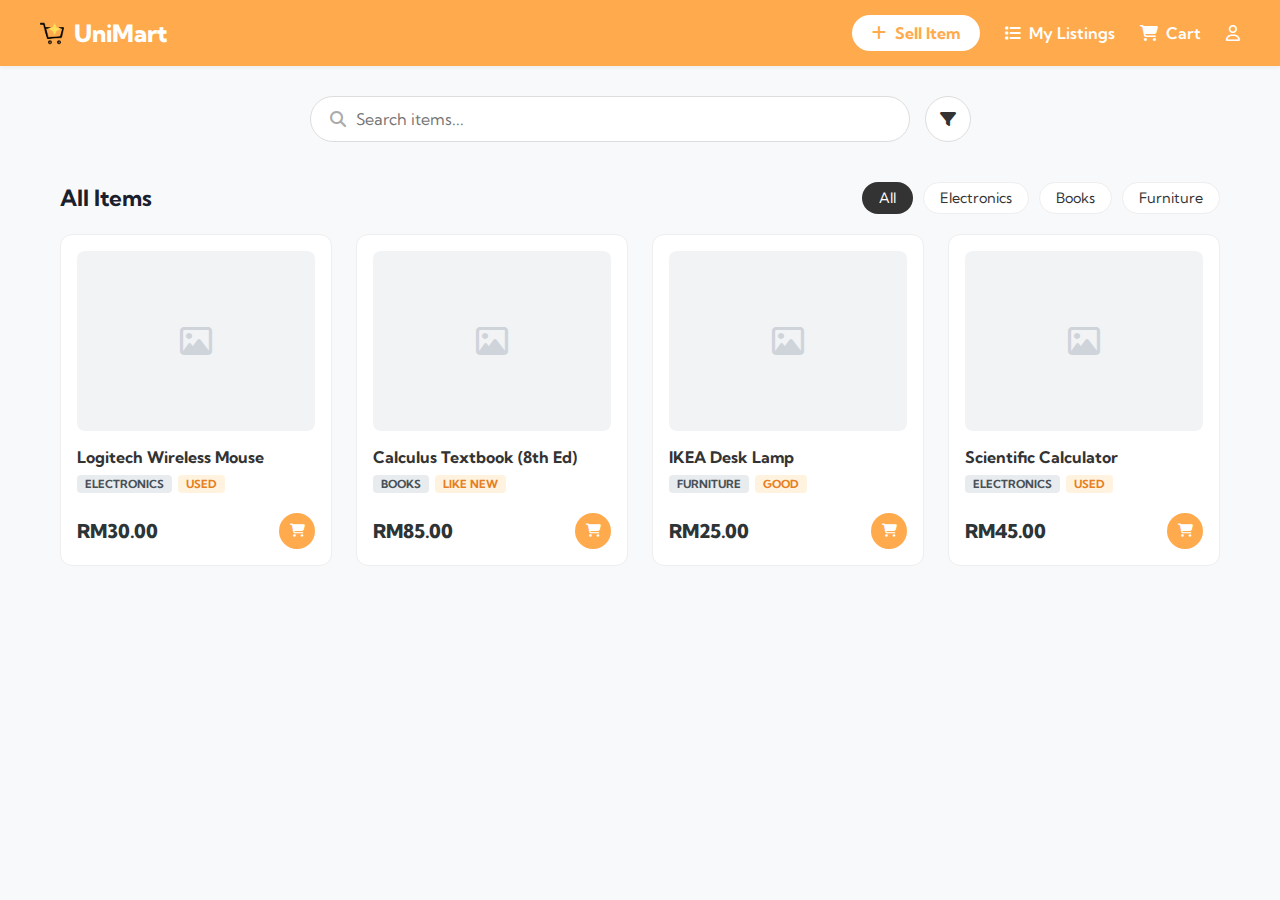
<file: index.html>
<!DOCTYPE html>
<html lang="en">
<head>
    <meta charset="UTF-8">
    <meta name="viewport" content="width=device-width, initial-scale=1.0">
    <link rel="icon" type="image/png" href="images/unimartlogo.png">
    <title>UniMart - Campus Marketplace</title>
    <link rel="stylesheet" href="style.css">
    <link rel="stylesheet" href="https://cdnjs.cloudflare.com/ajax/libs/font-awesome/6.4.0/css/all.min.css">
    
    <link rel="preconnect" href="https://fonts.googleapis.com">
    <link rel="preconnect" href="https://fonts.gstatic.com" crossorigin>
    <link href="https://fonts.googleapis.com/css2?family=Kumbh+Sans:wght@100..900&family=Oswald:wght@200..700&family=Quicksand:wght@300..700&display=swap" rel="stylesheet">
</head>
<body>

    <header>
        <a href="index.html" class="logo">
            <img src="images/unimartlogo.png" alt="UniMart Logo" class="logo-icon"> UniMart
        </a>
        <div class="nav-right">
            <a href="sellitem.html" class="btn-sell">
                <i class="fas fa-plus"></i> Sell Item
            </a>
            <a href="mylistings.html" class="nav-link"><i class="fas fa-list"></i> My Listings</a>
            <a href="cart.html" class="nav-link"><i class="fas fa-shopping-cart"></i> Cart</a>
            
            <div class="dropdown">
                <a href="#" class="nav-link" style="height: 100%; display: flex; align-items: center;">
                    <i class="far fa-user"></i>
                </a>
                <div class="dropdown-content">
                    <a href="editaccount.html"><i class="fas fa-cog"></i> Edit Account</a>
                    <a href="login.html" style="color: #e74c3c;"><i class="fas fa-sign-out-alt"></i> Logout</a>
                </div>
            </div>
            
        </div>
    </header>
    

    <div class="container">

        <div class="search-section">
            <div class="search-container">
                <div class="search-wrapper">
                    <i class="fas fa-search"></i>
                    <input type="text" placeholder="Search items...">
                </div>
                <div class="filter-btn">
                    <i class="fas fa-filter"></i>
                </div>
            </div>
        </div>

        <div class="categories-header">
            <h2>All Items</h2>
            <div class="category-pills">
                <div class="pill active">All</div>
                <div class="pill inactive">Electronics</div>
                <div class="pill inactive">Books</div>
                <div class="pill inactive">Furniture</div>
            </div>
        </div>

        <div class="grid">
            
            <article class="card">
                <div class="card-img-placeholder">
                    <i class="far fa-image"></i>
                </div>
                <h3 class="card-title">Logitech Wireless Mouse</h3>
                <div class="tags">
                    <span class="tag tag-gray">Electronics</span>
                    <span class="tag tag-orange">Used</span>
                </div>
                <div class="card-footer">
                    <span class="price">RM30.00</span>
                    <button class="add-cart-btn"><i class="fas fa-shopping-cart"></i></button>
                </div>
            </article>

            <article class="card">
                <div class="card-img-placeholder">
                    <i class="far fa-image"></i>
                </div>
                <h3 class="card-title">Calculus Textbook (8th Ed)</h3>
                <div class="tags">
                    <span class="tag tag-gray">Books</span>
                    <span class="tag tag-orange">Like New</span>
                </div>
                <div class="card-footer">
                    <span class="price">RM85.00</span>
                    <button class="add-cart-btn"><i class="fas fa-shopping-cart"></i></button>
                </div>
            </article>

            <article class="card">
                <div class="card-img-placeholder">
                    <i class="far fa-image"></i>
                </div>
                <h3 class="card-title">IKEA Desk Lamp</h3>
                <div class="tags">
                    <span class="tag tag-gray">Furniture</span>
                    <span class="tag tag-orange">Good</span>
                </div>
                <div class="card-footer">
                    <span class="price">RM25.00</span>
                    <button class="add-cart-btn"><i class="fas fa-shopping-cart"></i></button>
                </div>
            </article>

            <article class="card">
                <div class="card-img-placeholder">
                    <i class="far fa-image"></i>
                </div>
                <h3 class="card-title">Scientific Calculator</h3>
                <div class="tags">
                    <span class="tag tag-gray">Electronics</span>
                    <span class="tag tag-orange">Used</span>
                </div>
                <div class="card-footer">
                    <span class="price">RM45.00</span>
                    <button class="add-cart-btn"><i class="fas fa-shopping-cart"></i></button>
                </div>
            </article>

        </div>
    </div>

</body>
</html>
</file>
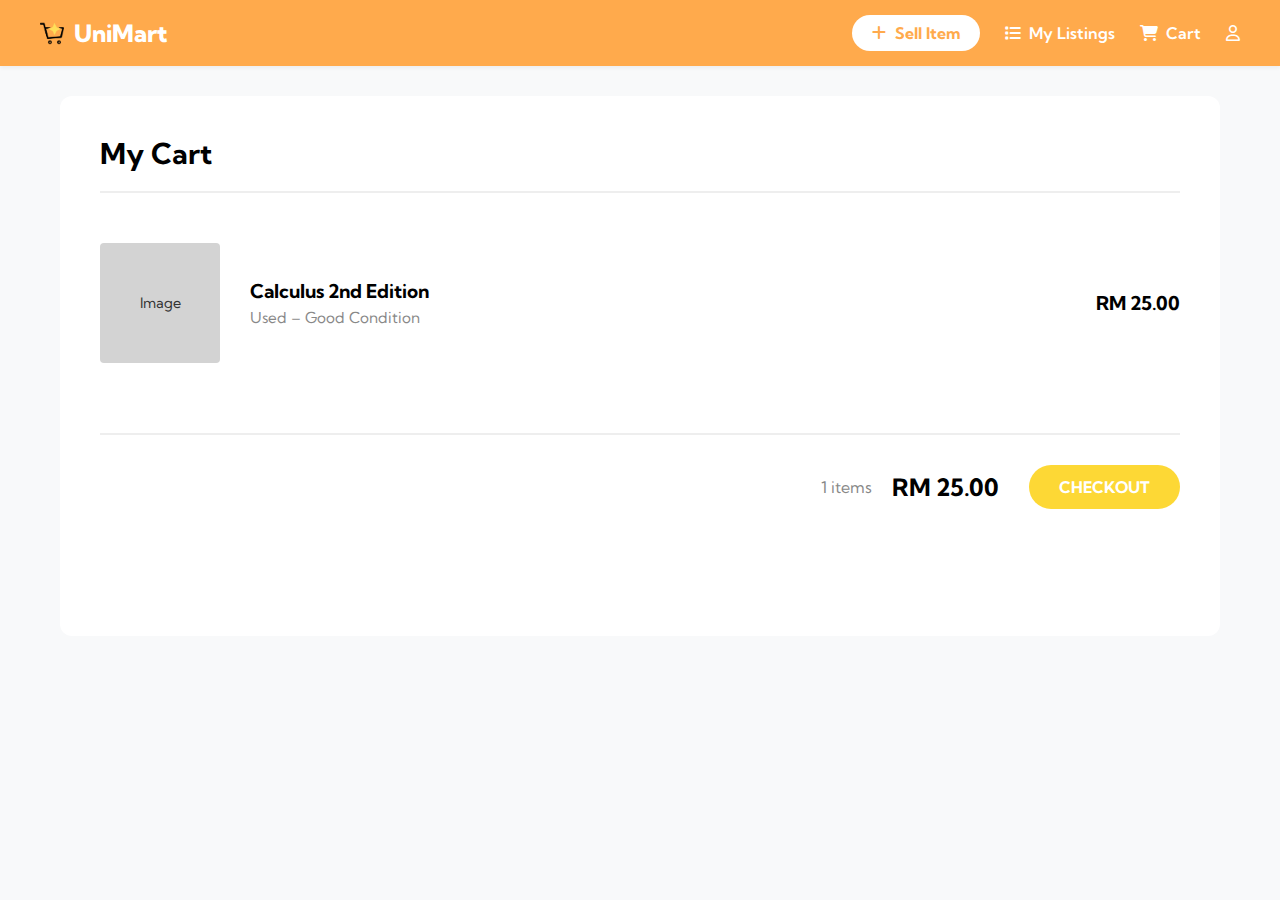
<file: cart.html>
<!DOCTYPE html>
<html lang="en">
<head>
    <meta charset="UTF-8">
    <meta name="viewport" content="width=device-width, initial-scale=1.0">
    <link rel="icon" type="image/png" href="images/unimartlogo.png">
    <title>My Cart - UniMart</title>
    <link rel="stylesheet" href="style.css">
    <link rel="stylesheet" href="https://cdnjs.cloudflare.com/ajax/libs/font-awesome/6.4.0/css/all.min.css">
    <link href="https://fonts.googleapis.com/css2?family=Kumbh+Sans:wght@100..900&family=Oswald:wght@200..700&family=Quicksand:wght@300..700&display=swap" rel="stylesheet">
</head>
<body>

    <header>
        <a href="index.html" class="logo">
            <img src="images/unimartlogo.png" alt="UniMart Logo" class="logo-icon"> UniMart
        </a>
        <div class="nav-right">
            <a href="sellitem.html" class="btn-sell">
                <i class="fas fa-plus"></i> Sell Item
            </a>
            <a href="mylistings.html" class="nav-link"><i class="fas fa-list"></i> My Listings</a>
            <a href="cart.html" class="nav-link"><i class="fas fa-shopping-cart"></i> Cart</a>
            
            <div class="dropdown">
                <a href="#" class="nav-link" style="height: 100%; display: flex; align-items: center;">
                    <i class="far fa-user"></i>
                </a>
                <div class="dropdown-content">
                    <a href="editaccount.html"><i class="fas fa-cog"></i> Edit Account</a>
                    <a href="login.html" style="color: #e74c3c;"><i class="fas fa-sign-out-alt"></i> Logout</a>
                </div>
            </div>
            
        </div>
    </header>

    <div class="container">
        <div class="cart-container">
            <h1 class="cart-header">My Cart</h1>

            <div class="cart-item">
                <div class="cart-image-placeholder">Image</div>
                <div class="cart-details">
                    <h3>Calculus 2nd Edition</h3>
                    <p>Used – Good Condition</p>
                </div>
                <div class="cart-price">RM 25.00</div>
            </div>

            <div class="cart-footer">
                <div class="cart-summary">
                    <span class="item-count">1 items</span>
                    <span class="total-price">RM 25.00</span>
                    <button class="btn-checkout">CHECKOUT</button>
                </div>
            </div>
        </div>
    </div>

</body>
</html>
</file>
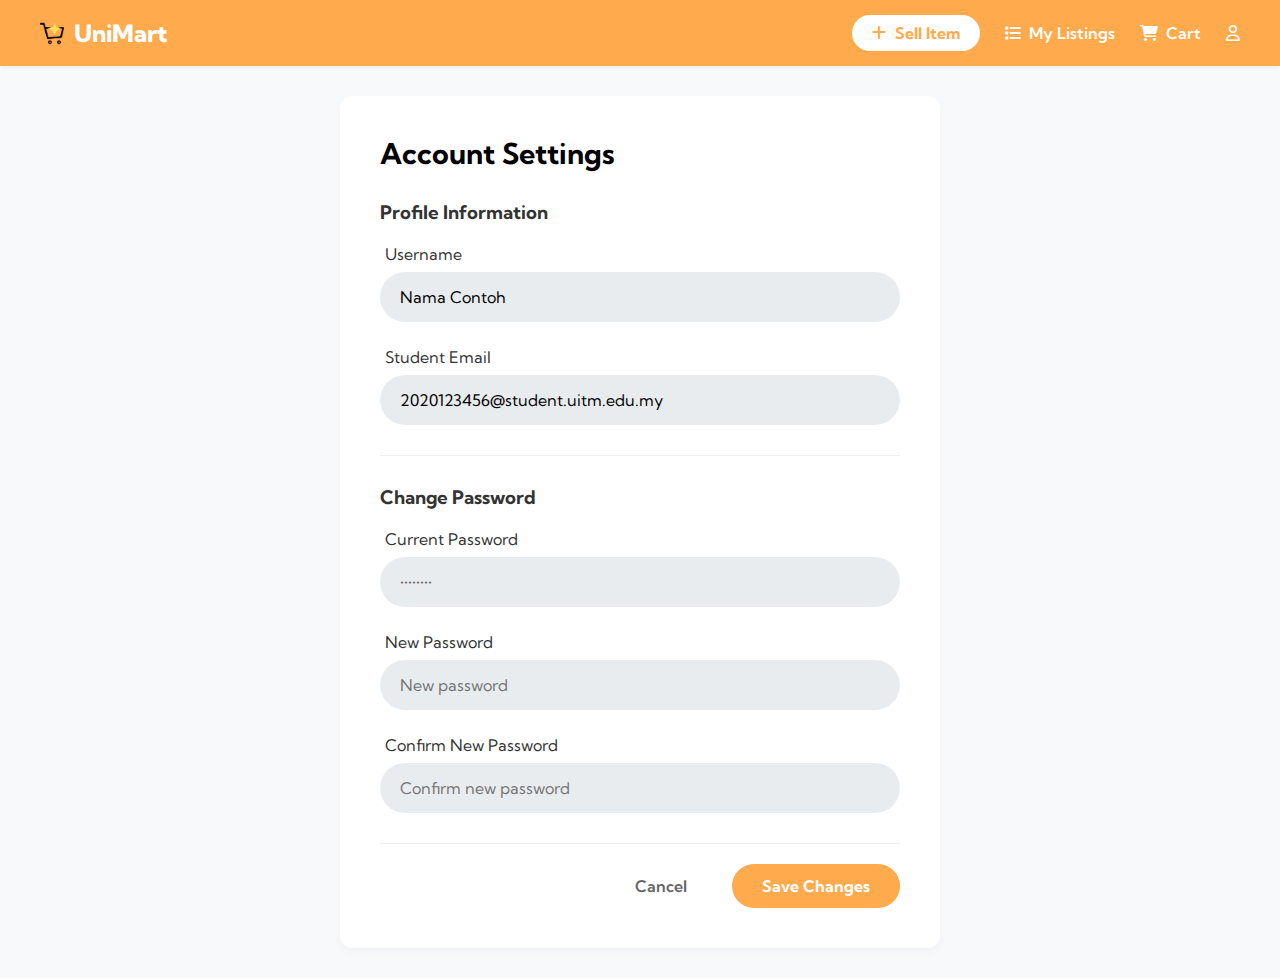
<file: editaccount.html>
<!DOCTYPE html>
<html lang="en">
<head>
    <meta charset="UTF-8">
    <meta name="viewport" content="width=device-width, initial-scale=1.0">
    <link rel="icon" type="image/png" href="unimartlogo.png">
    <title>Edit Account - UniMart</title>
    <link rel="stylesheet" href="style.css">
    <link rel="stylesheet" href="https://cdnjs.cloudflare.com/ajax/libs/font-awesome/6.4.0/css/all.min.css">
    <link href="https://fonts.googleapis.com/css2?family=Kumbh+Sans:wght@100..900&family=Oswald:wght@200..700&family=Quicksand:wght@300..700&display=swap" rel="stylesheet">
</head>
<body>

    <header>
        <a href="index.html" class="logo">
            <img src="images/unimartlogo.png" alt="UniMart Logo" class="logo-icon"> UniMart
        </a>
        <div class="nav-right">
            <a href="sellitem.html" class="btn-sell">
                <i class="fas fa-plus"></i> Sell Item
            </a>
            <a href="mylistings.html" class="nav-link"><i class="fas fa-list"></i> My Listings</a>
            <a href="cart.html" class="nav-link"><i class="fas fa-shopping-cart"></i> Cart</a>
            
            <div class="dropdown">
                <a href="#" class="nav-link" style="height: 100%; display: flex; align-items: center;">
                    <i class="far fa-user"></i>
                </a>
                <div class="dropdown-content">
                    <a href="editaccount.html"><i class="fas fa-cog"></i> Edit Account</a>
                    <a href="login.html" style="color: #e74c3c;"><i class="fas fa-sign-out-alt"></i> Logout</a>
                </div>
            </div>
        </div>
    </header>

    <div class="container">
        <div class="sell-container" style="max-width: 600px;"> <h1 class="page-title">Account Settings</h1>
            
            <form action="index.html" class="sell-form">
                
                <div class="form-section">
                    <h3 style="margin-bottom: 20px; color: #333;">Profile Information</h3>
                    
                    <div class="input-group">
                        <label for="username">Username</label>
                        <input type="text" id="username" value="Nama Contoh" required>
                    </div>

                    <div class="input-group">
                        <label for="email">Student Email</label>
                        <input type="email" id="email" value="2020123456@student.uitm.edu.my" required>
                    </div>
                    
                </div>

                <hr style="border: 0; border-top: 1px solid #eee; margin: 30px 0;">

                <div class="form-section">
                    <h3 style="margin-bottom: 20px; color: #333;">Change Password</h3>

                    <div class="input-group">
                        <label for="current-password">Current Password</label>
                        <input type="password" id="current-password" placeholder="••••••••">
                    </div>

                    <div class="input-group">
                        <label for="new-password">New Password</label>
                        <input type="password" id="new-password" placeholder="New password">
                    </div>

                    <div class="input-group">
                        <label for="confirm-password">Confirm New Password</label>
                        <input type="password" id="confirm-password" placeholder="Confirm new password">
                    </div>
                </div>

                <div class="form-actions">
                    <a href="index.html" class="btn-cancel">Cancel</a>
                    <button type="submit" class="btn-submit-listing">Save Changes</button>
                </div>

            </form>
        </div>
    </div>

</body>
</html>
</file>
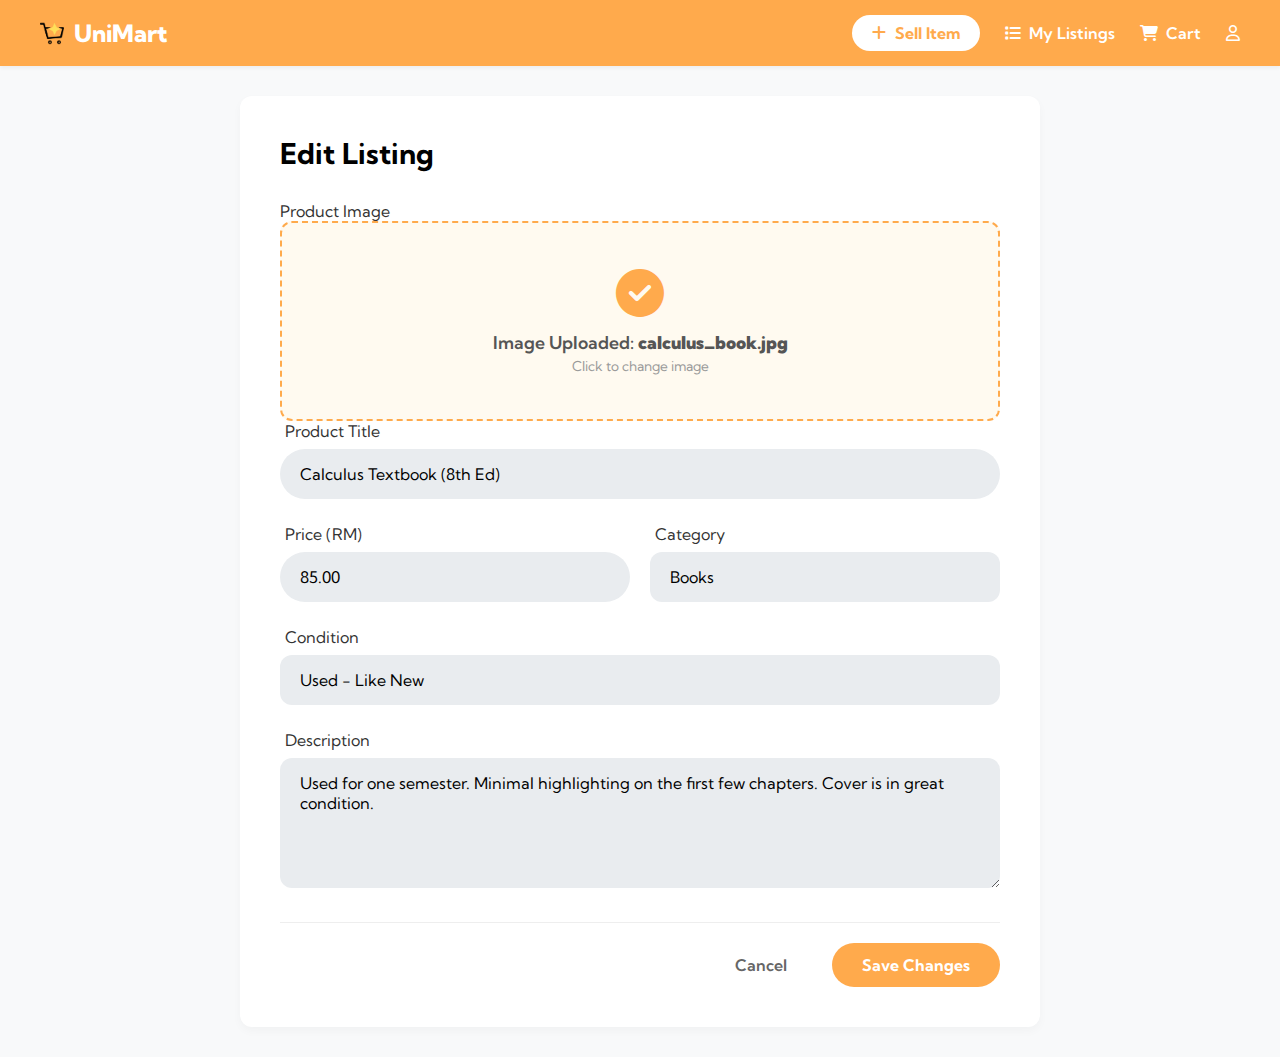
<file: editlisting.html>
<!DOCTYPE html>
<html lang="en">
<head>
    <meta charset="UTF-8">
    <meta name="viewport" content="width=device-width, initial-scale=1.0">
    <link rel="icon" type="image/png" href="unimartlogo.png">
    <title>Edit Listing - UniMart</title>
    <link rel="stylesheet" href="style.css">
    <link rel="stylesheet" href="https://cdnjs.cloudflare.com/ajax/libs/font-awesome/6.4.0/css/all.min.css">
    <link href="https://fonts.googleapis.com/css2?family=Kumbh+Sans:wght@100..900&family=Oswald:wght@200..700&family=Quicksand:wght@300..700&display=swap" rel="stylesheet">
</head>
<body>

    <header>
        <a href="index.html" class="logo">
            <img src="images/unimartlogo.png" alt="UniMart Logo" class="logo-icon"> UniMart
        </a>
        <div class="nav-right">
            <a href="sellitem.html" class="btn-sell">
                <i class="fas fa-plus"></i> Sell Item
            </a>
            <a href="mylistings.html" class="nav-link"><i class="fas fa-list"></i> My Listings</a>
            <a href="cart.html" class="nav-link"><i class="fas fa-shopping-cart"></i> Cart</a>
            
            <div class="dropdown">
                <a href="#" class="nav-link" style="height: 100%; display: flex; align-items: center;">
                    <i class="far fa-user"></i>
                </a>
                <div class="dropdown-content">
                    <a href="editaccount.html"><i class="fas fa-cog"></i> Edit Account</a>
                    <a href="login.html" style="color: #e74c3c;"><i class="fas fa-sign-out-alt"></i> Logout</a>
                </div>
            </div>
            
        </div>
    </header>

    <div class="container">
        <div class="sell-container">
            <h1 class="page-title">Edit Listing</h1>
            
            <form action="mylistings.html" class="sell-form">
                
                <div class="form-section upload-section">
                    <label>Product Image</label>
                    <div class="image-upload-box" style="border-color: var(--primary-orange); background-color: #fffaf0;">
                        <input type="file" id="product-image" hidden>
                        <label for="product-image" class="upload-label">
                            <i class="fas fa-check-circle" style="color: var(--primary-orange);"></i>
                            <p>Image Uploaded: <strong>calculus_book.jpg</strong></p>
                            <span>Click to change image</span>
                        </label>
                    </div>
                </div>

                <div class="form-section">
                    <div class="input-group">
                        <label for="title">Product Title</label>
                        <input type="text" id="title" value="Calculus Textbook (8th Ed)" required>
                    </div>

                    <div class="row-2-col">
                        <div class="input-group">
                            <label for="price">Price (RM)</label>
                            <input type="number" id="price" value="85.00" required>
                        </div>
                        <div class="input-group">
                            <label for="category">Category</label>
                            <select id="category">
                                <option value="" disabled>Select Category</option>
                                <option value="electronics">Electronics</option>
                                <option value="books" selected>Books</option>
                                <option value="furniture">Furniture</option>
                                <option value="clothing">Clothing</option>
                                <option value="stationery">Stationery</option>
                            </select>
                        </div>
                    </div>

                    <div class="input-group">
                        <label for="condition">Condition</label>
                        <select id="condition">
                            <option value="new">New</option>
                            <option value="like-new" selected>Used - Like New</option>
                            <option value="good">Used - Good</option>
                            <option value="fair">Used - Fair</option>
                        </select>
                    </div>

                    <div class="input-group">
                        <label for="description">Description</label>
                        <textarea id="description" rows="5">Used for one semester. Minimal highlighting on the first few chapters. Cover is in great condition.</textarea>
                    </div>
                </div>

                <div class="form-actions">
                    <a href="mylistings.html" class="btn-cancel">Cancel</a>
                    <button type="submit" class="btn-submit-listing">Save Changes</button>
                </div>

            </form>
        </div>
    </div>

</body>
</html>
</file>
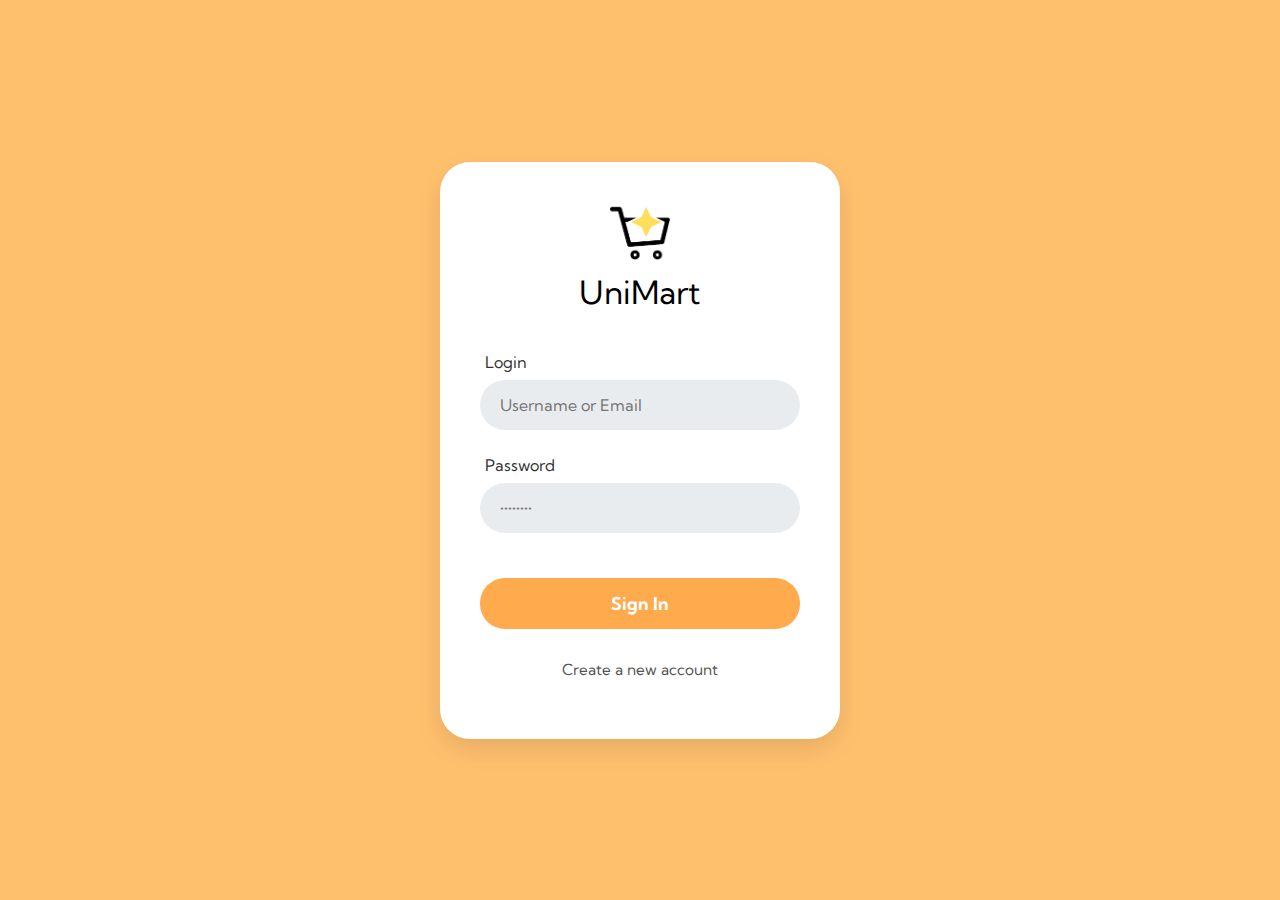
<file: login.html>
<!DOCTYPE html>
<html lang="en">
<head>
    <meta charset="UTF-8">
    <meta name="viewport" content="width=device-width, initial-scale=1.0">
    <link rel="icon" type="image/png" href="images/unimartlogo.png">
    <title>Login - UniMart</title>
    <link rel="stylesheet" href="style.css">
    <link rel="stylesheet" href="https://cdnjs.cloudflare.com/ajax/libs/font-awesome/6.4.0/css/all.min.css">
    <link href="https://fonts.googleapis.com/css2?family=Kumbh+Sans:wght@100..900&family=Oswald:wght@200..700&family=Quicksand:wght@300..700&display=swap" rel="stylesheet">
</head>
<body class="auth-body">

    <div class="auth-wrapper">
        <div class="auth-card">
            <div class="auth-logo">
                <img src="images/unimartlogo.png" alt="UniMart Logo" class="auth-logo-icon">
                <h2>UniMart</h2>
            </div>

            <form action="index.html">
                <div class="input-group">
                    <label for="username">Login</label>
                    <input type="text" id="username" placeholder="Username or Email" required>
                </div>

                <div class="input-group">
                    <label for="password">Password</label>
                    <input type="password" id="password" placeholder="••••••••" required>
                </div>

                <button type="submit" class="btn-auth">Sign In</button>
            </form>

            <div class="auth-footer">
                <a href="register.html">Create a new account</a>
            </div>
        </div>
    </div>

</body>
</html>
</file>
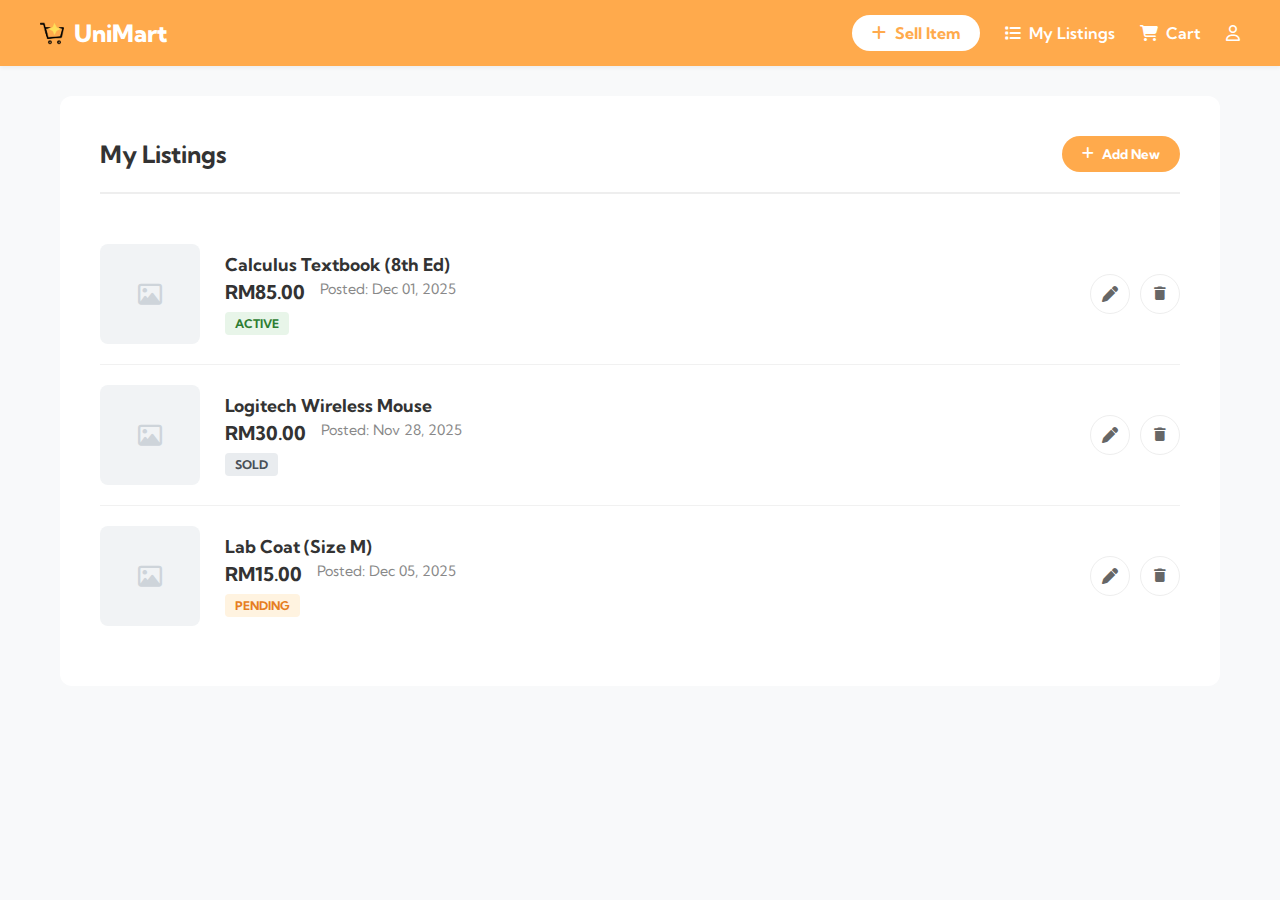
<file: mylistings.html>
<!DOCTYPE html>
<html lang="en">
<head>
    <meta charset="UTF-8">
    <meta name="viewport" content="width=device-width, initial-scale=1.0">
    <link rel="icon" type="image/png" href="unimartlogo.png">
    <title>My Listings - UniMart</title>
    <link rel="stylesheet" href="style.css">
    <link rel="stylesheet" href="https://cdnjs.cloudflare.com/ajax/libs/font-awesome/6.4.0/css/all.min.css">
    <link href="https://fonts.googleapis.com/css2?family=Kumbh+Sans:wght@100..900&family=Oswald:wght@200..700&family=Quicksand:wght@300..700&display=swap" rel="stylesheet">
</head>
<body>

    <header>
        <a href="index.html" class="logo">
            <img src="images/unimartlogo.png" alt="UniMart Logo" class="logo-icon"> UniMart
        </a>
        <div class="nav-right">
            <a href="sellitem.html" class="btn-sell">
                <i class="fas fa-plus"></i> Sell Item
            </a>
            <a href="mylistings.html" class="nav-link"><i class="fas fa-list"></i> My Listings</a>
            <a href="cart.html" class="nav-link"><i class="fas fa-shopping-cart"></i> Cart</a>
            
            <div class="dropdown">
                <a href="editaccount.html" class="nav-link" style="height: 100%; display: flex; align-items: center;">
                    <i class="far fa-user"></i>
                </a>
                <div class="dropdown-content">
                    <a href="#"><i class="fas fa-cog"></i> Edit Account</a>
                    <a href="login.html" style="color: #e74c3c;"><i class="fas fa-sign-out-alt"></i> Logout</a>
                </div>
            </div>
            
        </div>
    </header>

    <div class="container">
        <div class="listings-container">
            
            <div class="listings-header-row">
                <h2>My Listings</h2>
                <button class="btn-add-new"><i class="fas fa-plus"></i> Add New</button>
            </div>

            <div class="listing-item">
                <div class="listing-image-placeholder">
                    <i class="far fa-image"></i>
                </div>
                <div class="listing-details">
                    <h3>Calculus Textbook (8th Ed)</h3>
                    <div class="listing-meta">
                        <span class="price">RM85.00</span>
                        <span class="date">Posted: Dec 01, 2025</span>
                    </div>
                    <span class="status-badge status-active">Active</span>
                </div>
                <div class="listing-actions">
                    <a href="editlisting.html" class="action-btn edit" title="Edit" style="text-decoration: none;">
                        <i class="fas fa-pen"></i>
                    </a>
                    <button class="action-btn delete" title="Delete"><i class="fas fa-trash"></i></button>
                </div>
            </div>

            <div class="listing-item">
                <div class="listing-image-placeholder">
                    <i class="far fa-image"></i>
                </div>
                <div class="listing-details">
                    <h3>Logitech Wireless Mouse</h3>
                    <div class="listing-meta">
                        <span class="price">RM30.00</span>
                        <span class="date">Posted: Nov 28, 2025</span>
                    </div>
                    <span class="status-badge status-sold">Sold</span>
                </div>
                <div class="listing-actions">
                    <a href="editlisting.html" class="action-btn edit" title="Edit" style="text-decoration: none;">
                        <i class="fas fa-pen"></i>
                    </a>
                    <button class="action-btn delete" title="Delete"><i class="fas fa-trash"></i></button>
                </div>
            </div>

             <div class="listing-item">
                <div class="listing-image-placeholder">
                    <i class="far fa-image"></i>
                </div>
                <div class="listing-details">
                    <h3>Lab Coat (Size M)</h3>
                    <div class="listing-meta">
                        <span class="price">RM15.00</span>
                        <span class="date">Posted: Dec 05, 2025</span>
                    </div>
                    <span class="status-badge status-pending">Pending</span>
                </div>
                <div class="listing-actions">
                    <a href="editlisting.html" class="action-btn edit" title="Edit" style="text-decoration: none;">
                        <i class="fas fa-pen"></i>
                    </a>
                    <button class="action-btn delete" title="Delete"><i class="fas fa-trash"></i></button>
                </div>
            </div>

        </div>
    </div>

</body>
</html>
</file>
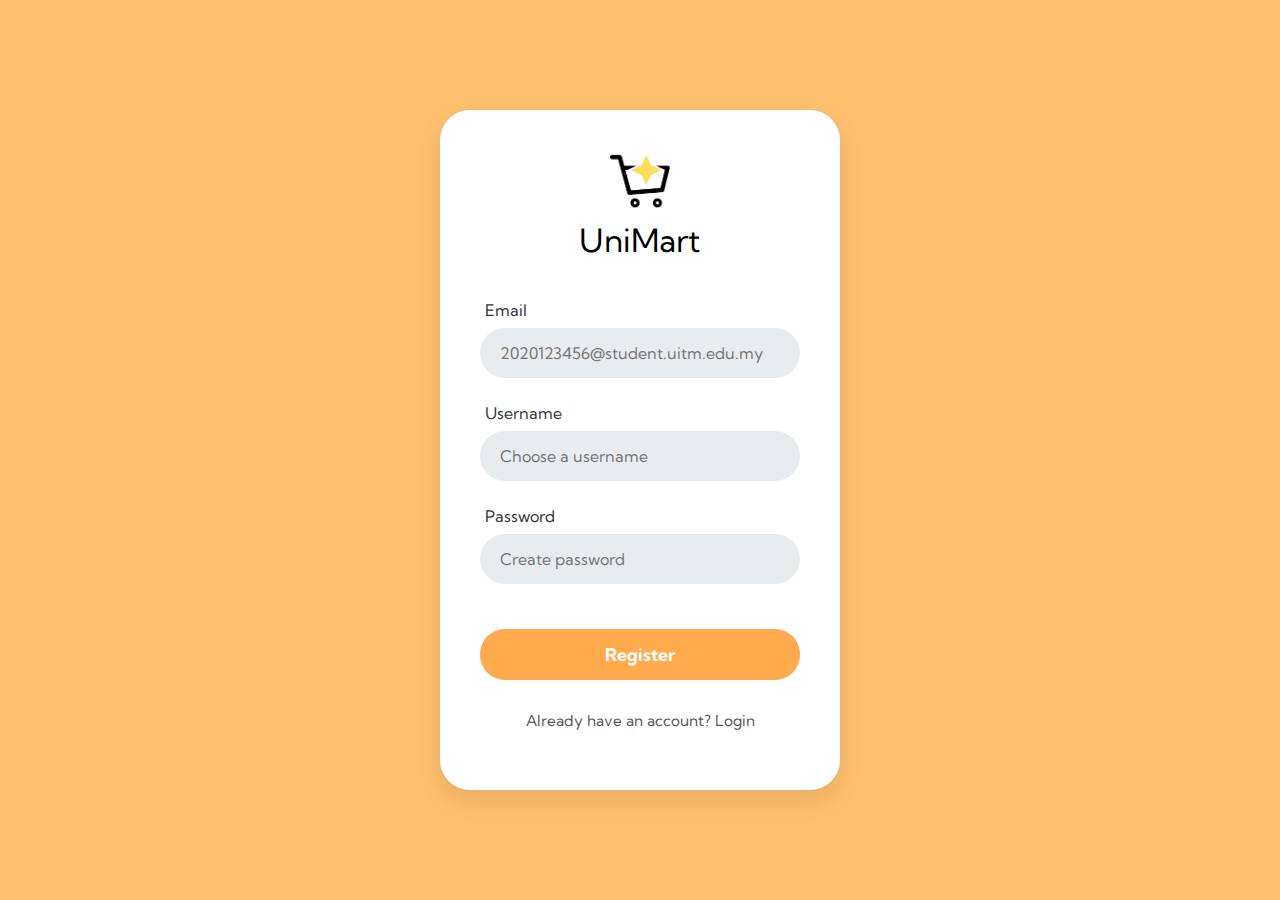
<file: register.html>
<!DOCTYPE html>
<html lang="en">
<head>
    <meta charset="UTF-8">
    <meta name="viewport" content="width=device-width, initial-scale=1.0">
    <link rel="icon" type="image/png" href="images/unimartlogo.png">
    <title>Register - UniMart</title>
    <link rel="stylesheet" href="style.css">
    <link rel="stylesheet" href="https://cdnjs.cloudflare.com/ajax/libs/font-awesome/6.4.0/css/all.min.css">
    <link href="https://fonts.googleapis.com/css2?family=Kumbh+Sans:wght@100..900&family=Oswald:wght@200..700&family=Quicksand:wght@300..700&display=swap" rel="stylesheet">
</head>
<body class="auth-body">

    <div class="auth-wrapper">
        <div class="auth-card">
            <div class="auth-logo">
                <img src="images/unimartlogo.png" alt="UniMart Logo" class="auth-logo-icon">
                <h2>UniMart</h2>
            </div>

            <form action="index.html">
                <div class="input-group">
                    <label for="email">Email</label>
                    <input type="email" id="email" placeholder="2020123456@student.uitm.edu.my" required>
                </div>

                <div class="input-group">
                    <label for="username">Username</label>
                    <input type="text" id="username" placeholder="Choose a username" required>
                </div>

                <div class="input-group">
                    <label for="password">Password</label>
                    <input type="password" id="password" placeholder="Create password" required>
                </div>

                <button type="submit" class="btn-auth">Register</button>
            </form>

            <div class="auth-footer">
                <a href="login.html">Already have an account? Login</a>
            </div>
        </div>
    </div>

</body>
</html>
</file>
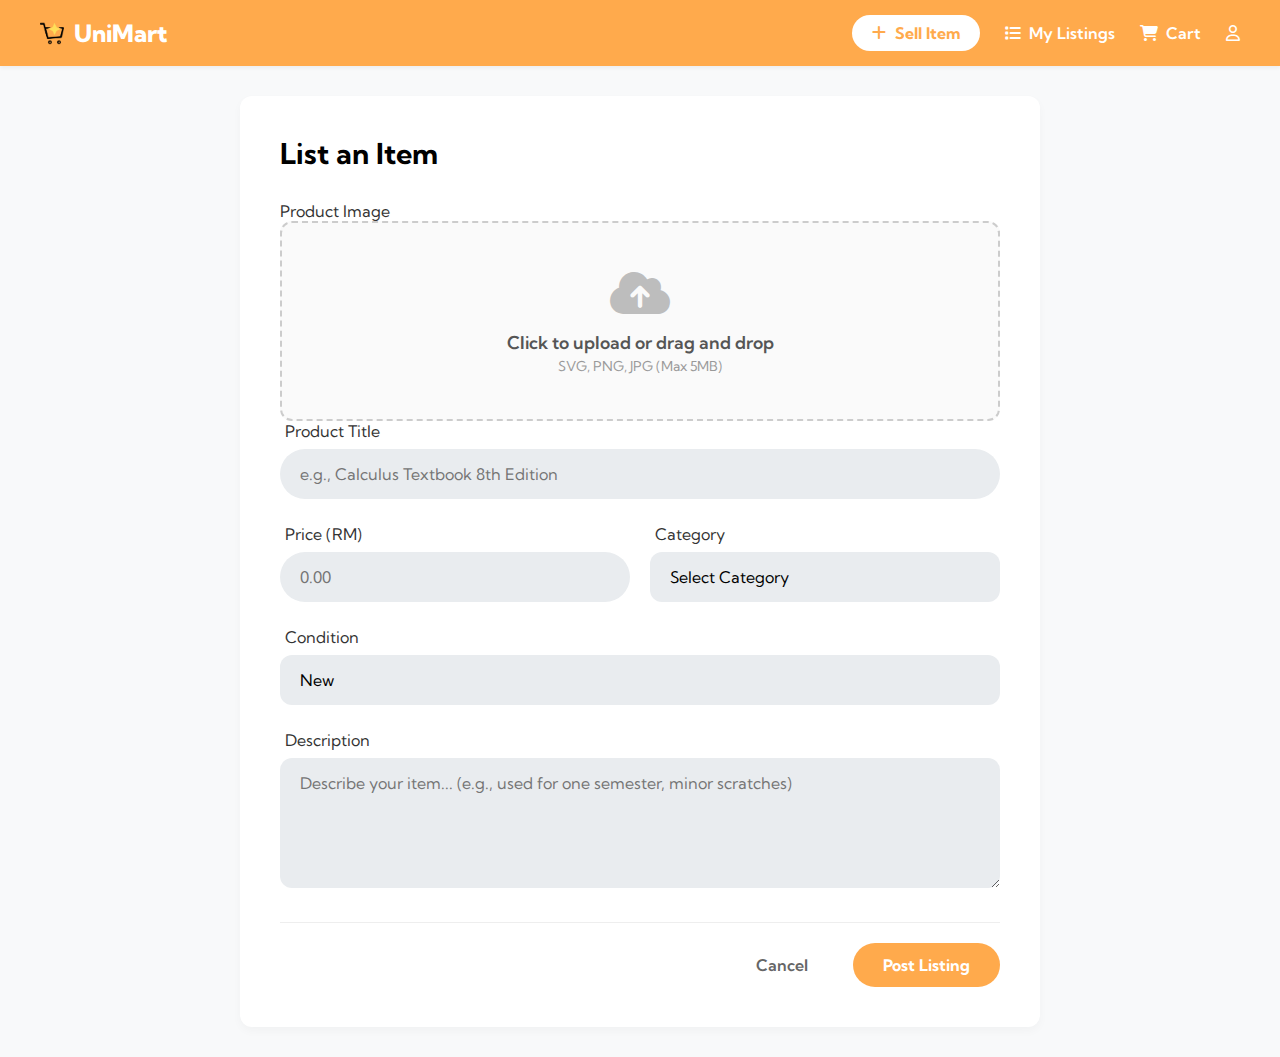
<file: sellitem.html>
<!DOCTYPE html>
<html lang="en">
<head>
    <meta charset="UTF-8">
    <meta name="viewport" content="width=device-width, initial-scale=1.0">
    <link rel="icon" type="image/png" href="images/unimartlogo.png">
    <title>Sell Item - UniMart</title>
    <link rel="stylesheet" href="style.css">
    <link rel="stylesheet" href="https://cdnjs.cloudflare.com/ajax/libs/font-awesome/6.4.0/css/all.min.css">
    <link href="https://fonts.googleapis.com/css2?family=Kumbh+Sans:wght@100..900&family=Oswald:wght@200..700&family=Quicksand:wght@300..700&display=swap" rel="stylesheet">
</head>
<body>

    <header>
        <a href="index.html" class="logo">
            <img src="images/unimartlogo.png" alt="UniMart Logo" class="logo-icon"> UniMart
        </a>
        <div class="nav-right">
            <a href="sellitem.html" class="btn-sell">
                <i class="fas fa-plus"></i> Sell Item
            </a>
            <a href="mylistings.html" class="nav-link"><i class="fas fa-list"></i> My Listings</a>
            <a href="cart.html" class="nav-link"><i class="fas fa-shopping-cart"></i> Cart</a>
            
            <div class="dropdown">
                <a href="#" class="nav-link" style="height: 100%; display: flex; align-items: center;">
                    <i class="far fa-user"></i>
                </a>
                <div class="dropdown-content">
                    <a href="editaccount.html"><i class="fas fa-cog"></i> Edit Account</a>
                    <a href="login.html" style="color: #e74c3c;"><i class="fas fa-sign-out-alt"></i> Logout</a>
                </div>
            </div>
            
        </div>
    </header>

    <div class="container">
        <div class="sell-container">
            <h1 class="page-title">List an Item</h1>
            
            <form action="mylistings.html" class="sell-form">
                
                <div class="form-section upload-section">
                    <label>Product Image</label>
                    <div class="image-upload-box">
                        <input type="file" id="product-image" hidden>
                        <label for="product-image" class="upload-label">
                            <i class="fas fa-cloud-upload-alt"></i>
                            <p>Click to upload or drag and drop</p>
                            <span>SVG, PNG, JPG (Max 5MB)</span>
                        </label>
                    </div>
                </div>

                <div class="form-section">
                    <div class="input-group">
                        <label for="title">Product Title</label>
                        <input type="text" id="title" placeholder="e.g., Calculus Textbook 8th Edition" required>
                    </div>

                    <div class="row-2-col">
                        <div class="input-group">
                            <label for="price">Price (RM)</label>
                            <input type="number" id="price" placeholder="0.00" required>
                        </div>
                        <div class="input-group">
                            <label for="category">Category</label>
                            <select id="category">
                                <option value="" disabled selected>Select Category</option>
                                <option value="electronics">Electronics</option>
                                <option value="books">Books</option>
                                <option value="furniture">Furniture</option>
                                <option value="clothing">Clothing</option>
                                <option value="stationery">Stationery</option>
                            </select>
                        </div>
                    </div>

                    <div class="input-group">
                        <label for="condition">Condition</label>
                        <select id="condition">
                            <option value="new">New</option>
                            <option value="like-new">Used - Like New</option>
                            <option value="good">Used - Good</option>
                            <option value="fair">Used - Fair</option>
                        </select>
                    </div>

                    <div class="input-group">
                        <label for="description">Description</label>
                        <textarea id="description" rows="5" placeholder="Describe your item... (e.g., used for one semester, minor scratches)"></textarea>
                    </div>
                </div>

                <div class="form-actions">
                    <a href="index.html" class="btn-cancel">Cancel</a>
                    <button type="submit" class="btn-submit-listing">Post Listing</button>
                </div>

            </form>
        </div>
    </div>

</body>
</html>
</file>
<file: style.css>
:root {
            --primary-orange: #FFAA4C; /* Matches header */
            --primary-dark: #333333;
            --bg-light: #F8F9FA;
            --card-white: #FFFFFF;
            --text-grey: #6C757D;
            --border-radius: 12px;
            --image-placeholder: #F1F3F5;
        }

        * {
            margin: 0;
            padding: 0;
            box-sizing: border-box;
            font-family: 'Kumbh Sans', sans-serif;
        }

        body {
            background-color: var(--bg-light);
            color: var(--primary-dark);
        }

        /* --- Header Section --- */
        header {
            background-color: var(--primary-orange);
            padding: 15px 40px;
            display: flex;
            justify-content: space-between;
            align-items: center;
            box-shadow: 0 2px 4px rgba(0,0,0,0.05);
        }

        .logo {
            color: white;
            font-size: 1.5rem;
            font-weight: 800;
            display: flex;
            align-items: center;
            gap: 10px;
            text-decoration: none;
        }
        
        /* Style for the new logo icon */
        .logo-icon {
            height: 24px; /* Adjust height to match text */
            width: auto;
        }

        .nav-right {
            display: flex;
            align-items: center;
            gap: 25px;
        }

        .btn-sell {
            background-color: white;
            color: var(--primary-orange);
            padding: 8px 20px;
            border-radius: 20px;
            font-weight: 700;
            text-decoration: none;
            display: flex;
            align-items: center;
            gap: 8px;
            transition: transform 0.2s;
        }

        .nav-link {
            color: white;
            text-decoration: none;
            font-weight: 600;
            display: flex;
            align-items: center;
            gap: 8px;
            font-size: 1rem;
        }

        /* --- Main Container --- */
        .container {
            max-width: 1200px;
            margin: 0 auto;
            padding: 30px 20px;
        }

        /* --- Search Bar --- */
        .search-container {
            display: flex;
            justify-content: center;
            gap: 15px;
            margin-bottom: 40px;
        }

        .search-wrapper {
            position: relative;
            width: 100%;
            max-width: 600px;
        }

        .search-wrapper input {
            width: 100%;
            padding: 12px 20px 12px 45px;
            border: 1px solid #ddd;
            border-radius: 30px;
            font-size: 1rem;
            outline: none;
            color: var(--primary-dark);
        }

        .search-wrapper i {
            position: absolute;
            left: 20px;
            top: 50%;
            transform: translateY(-50%);
            color: #aaa;
        }

        .filter-btn {
            background: white;
            border: 1px solid #ddd;
            width: 46px;
            height: 46px;
            border-radius: 50%;
            display: flex;
            align-items: center;
            justify-content: center;
            cursor: pointer;
            color: var(--primary-dark);
        }

        /* --- Categories Row --- */
        .categories-header {
            display: flex;
            justify-content: space-between;
            align-items: center;
            margin-bottom: 20px;
        }

        .categories-header h2 {
            font-size: 1.4rem;
            color: #1a202c;
        }

        .category-pills {
            display: flex;
            gap: 10px;
        }

        .pill {
            padding: 6px 16px;
            border-radius: 20px;
            font-size: 0.9rem;
            cursor: pointer;
            border: 1px solid transparent;
        }

        .pill.active {
            background-color: var(--primary-dark);
            color: white;
        }

        .pill.inactive {
            background-color: white;
            color: var(--primary-dark);
            border: 1px solid #eee;
        }

        /* --- Product Grid --- */
        .grid {
            display: grid;
            grid-template-columns: repeat(auto-fill, minmax(260px, 1fr));
            gap: 24px;
        }

        /* --- Product Card --- */
        .card {
            background: white;
            border-radius: var(--border-radius);
            padding: 16px;
            border: 1px solid #eee;
            transition: box-shadow 0.2s;
        }

        .card:hover {
            box-shadow: 0 10px 20px rgba(0,0,0,0.05);
        }

        .card-img-placeholder {
            background-color: var(--image-placeholder);
            height: 180px;
            border-radius: 8px;
            display: flex;
            align-items: center;
            justify-content: center;
            margin-bottom: 16px;
            color: #ced4da;
            font-size: 2rem;
        }

        .card-title {
            font-size: 1rem;
            font-weight: 700;
            margin-bottom: 8px;
            color: var(--primary-dark);
        }

        .tags {
            display: flex;
            gap: 6px;
            margin-bottom: 20px;
        }

        .tag {
            font-size: 0.7rem;
            padding: 2px 8px;
            border-radius: 4px;
            font-weight: 700;
            text-transform: uppercase;
        }

        /* Specific Tag Colors */
        .tag-gray { background: #E9ECEF; color: #495057; }
        .tag-orange { background: #FFF3E0; color: #E67E22; }
        .tag-blue { background: #E3F2FD; color: #1976D2; }

        .card-footer {
            display: flex;
            justify-content: space-between;
            align-items: center;
        }

        .price {
            font-size: 1.2rem;
            font-weight: 800;
            color: #2D3436;
        }

        .add-cart-btn {
            background-color: var(--primary-orange);
            width: 36px;
            height: 36px;
            border-radius: 50%;
            display: flex;
            align-items: center;
            justify-content: center;
            color: white;
            cursor: pointer;
            border: none;
        }

        /* --- Cart Page Specific Styles --- */

.cart-container {
    background-color: white;
    padding: 40px;
    border-radius: var(--border-radius);
    min-height: 60vh; /* Gives it some height like the design */
}

.cart-header {
    font-size: 1.8rem;
    font-weight: 700;
    color: black;
    padding-bottom: 20px;
    border-bottom: 2px solid #eee; /* The top grey line */
    margin-bottom: 30px;
}

/* Cart Item Row */
.cart-item {
    display: flex;
    align-items: center;
    padding: 20px 0;
}

.cart-image-placeholder {
    width: 120px;
    height: 120px;
    background-color: #D3D3D3; /* Light grey matching image */
    display: flex;
    align-items: center;
    justify-content: center;
    color: #333;
    font-size: 0.9rem;
    margin-right: 30px;
    border-radius: 4px;
}

.cart-details {
    flex-grow: 1;
}

.cart-details h3 {
    font-size: 1.2rem;
    font-weight: 700;
    color: black;
    margin-bottom: 5px;
}

.cart-details p {
    color: #888;
    font-size: 0.95rem;
}

.cart-price {
    font-size: 1.2rem;
    font-weight: 700;
    color: black;
}

/* Cart Footer Section */
.cart-footer {
    margin-top: 50px;
    padding-top: 30px;
    border-top: 2px solid #eee; /* The bottom grey line */
    display: flex;
    justify-content: flex-end; /* Pushes content to the right */
}

.cart-summary {
    display: flex;
    align-items: center;
    gap: 20px;
}

.item-count {
    color: #888;
    font-size: 1rem;
}

.total-price {
    font-size: 1.5rem;
    font-weight: 700;
    color: black;
    margin-right: 10px;
}

.btn-checkout {
    background-color: #FDD835; /* Specific yellow from screenshot */
    color: white;
    font-weight: 700;
    font-size: 1rem;
    padding: 12px 30px;
    border: none;
    border-radius: 30px;
    cursor: pointer;
    transition: background 0.2s;
}

.btn-checkout:hover {
    background-color: #FBC02D; /* Slightly darker on hover */
}

/* --- My Listings Page Styles --- */

.listings-container {
    background-color: white;
    padding: 40px;
    border-radius: var(--border-radius);
    min-height: 60vh;
}

.listings-header-row {
    display: flex;
    justify-content: space-between;
    align-items: center;
    border-bottom: 2px solid #eee;
    padding-bottom: 20px;
    margin-bottom: 30px;
}

.listings-header-row h1 {
    font-size: 1.8rem;
    font-weight: 700;
    color: black;
}

.btn-add-new {
    background-color: var(--primary-orange);
    color: white;
    border: none;
    padding: 10px 20px;
    border-radius: 20px;
    font-weight: 700;
    cursor: pointer;
    display: flex;
    align-items: center;
    gap: 8px;
}

.btn-add-new:hover {
    opacity: 0.9;
}

/* Listing Item Row */
.listing-item {
    display: flex;
    align-items: center;
    padding: 20px 0;
    border-bottom: 1px solid #f1f1f1;
}

.listing-item:last-child {
    border-bottom: none;
}

.listing-image-placeholder {
    width: 100px;
    height: 100px;
    background-color: var(--image-placeholder);
    border-radius: 8px;
    display: flex;
    align-items: center;
    justify-content: center;
    margin-right: 25px;
    color: #ced4da;
    font-size: 1.5rem;
}

.listing-details {
    flex-grow: 1;
}

.listing-details h3 {
    font-size: 1.1rem;
    font-weight: 700;
    color: var(--primary-dark);
    margin-bottom: 5px;
}

.listing-meta {
    display: flex;
    gap: 15px;
    margin-bottom: 8px;
    font-size: 0.9rem;
}

.listing-meta .price {
    color: var(--primary-dark);
    font-weight: 700;
}

.listing-meta .date {
    color: #888;
}

/* Status Badges */
.status-badge {
    font-size: 0.75rem;
    padding: 4px 10px;
    border-radius: 4px;
    font-weight: 700;
    text-transform: uppercase;
    display: inline-block;
}

.status-active {
    background-color: #E8F5E9; /* Light Green */
    color: #2E7D32;
}

.status-sold {
    background-color: #E9ECEF; /* Light Gray */
    color: #495057;
}

.status-pending {
    background-color: #FFF3E0; /* Light Orange */
    color: #E67E22;
}

/* Action Buttons */
.listing-actions {
    display: flex;
    gap: 10px;
}

.action-btn {
    width: 40px;
    height: 40px;
    border-radius: 50%;
    border: 1px solid #eee;
    background: white;
    cursor: pointer;
    color: #666;
    transition: all 0.2s;
    display: flex;
    align-items: center;
    justify-content: center;
}

.action-btn:hover {
    background-color: #f8f9fa;
    color: var(--primary-dark);
    border-color: #ddd;
}

.action-btn.delete:hover {
    background-color: #ffebee;
    color: #c62828;
    border-color: #ffcdd2;
}

/* --- Authentication Pages (Login/Register) --- */

/* Special body class for auth pages to give full screen orange background */
body.auth-body {
    background-color: #FFC06E; /* Matches the orange in your image */
    display: flex;
    justify-content: center;
    align-items: center;
    min-height: 100vh;
    margin: 0;
}

.auth-wrapper {
    width: 100%;
    display: flex;
    justify-content: center;
    padding: 20px;
}

.auth-card {
    background: white;
    width: 100%;
    max-width: 400px; /* Controls the width of the card */
    padding: 40px 40px 60px 40px; /* Extra bottom padding for space */
    border-radius: 30px; /* Very rounded corners like the design */
    box-shadow: 0 10px 25px rgba(0,0,0,0.1);
    text-align: center;
}

.auth-logo {
    margin-bottom: 40px;
    display: flex;
    flex-direction: column;
    align-items: center;
    gap: 10px;
}

.auth-logo-icon {
    width: 60px;
    height: auto;
}

.auth-logo h2 {
    font-size: 2rem;
    font-weight: 400; /* Lighter weight like the image */
    color: black;
    margin: 0;
}

.input-group {
    margin-bottom: 25px;
    text-align: left;
}

.input-group label {
    display: block;
    margin-bottom: 8px;
    color: #333;
    font-size: 1rem;
    padding-left: 5px;
}

.input-group input {
    width: 100%;
    background-color: #E9ECEF; /* Light grey input background */
    border: none;
    padding: 15px 20px;
    border-radius: 25px; /* Pill shape inputs */
    font-size: 1rem;
    outline: none;
    transition: background 0.2s;
}

.input-group input:focus {
    background-color: #DEE2E6;
}

.btn-auth {
    width: 100%;
    padding: 15px;
    margin-top: 20px;
    background-color: var(--primary-orange);
    color: white;
    font-size: 1.1rem;
    font-weight: 700;
    border: none;
    border-radius: 25px;
    cursor: pointer;
    transition: opacity 0.2s;
}

.btn-auth:hover {
    opacity: 0.9;
}

.auth-footer {
    margin-top: 30px;
}

.auth-footer a {
    color: #555;
    text-decoration: none;
    font-size: 0.95rem;
}

.auth-footer a:hover {
    text-decoration: underline;
    color: black;
}

/* --- Sell Item Page Styles --- */

.sell-container {
    background: white;
    padding: 40px;
    border-radius: var(--border-radius);
    max-width: 800px; /* Limits width to keep form readable */
    margin: 0 auto; /* Centers the form */
    box-shadow: 0 4px 10px rgba(0,0,0,0.03);
}

.page-title {
    font-size: 1.8rem;
    margin-bottom: 30px;
    color: black;
    font-weight: 700;
}

/* Image Upload Styling */
.image-upload-box {
    border: 2px dashed #ccc;
    border-radius: 12px;
    background-color: #fafafa;
    min-height: 200px;
    display: flex;
    align-items: center;
    justify-content: center;
    position: relative;
    transition: all 0.2s;
}

.image-upload-box:hover {
    border-color: var(--primary-orange);
    background-color: #fffaf0;
}

.upload-label {
    text-align: center;
    cursor: pointer;
    width: 100%;
    height: 100%;
    display: flex; /* Make the label fill the box */
    flex-direction: column;
    justify-content: center;
    align-items: center;
    padding: 20px;
}

.upload-label i {
    font-size: 3rem;
    color: #bdbdbd;
    margin-bottom: 15px;
}

.upload-label p {
    font-size: 1.1rem;
    font-weight: 600;
    color: #555;
    margin-bottom: 5px;
}

.upload-label span {
    font-size: 0.85rem;
    color: #999;
}

/* Form Layouts */
.row-2-col {
    display: grid;
    grid-template-columns: 1fr 1fr;
    gap: 20px;
}

.sell-form select, 
.sell-form textarea {
    width: 100%;
    background-color: #E9ECEF;
    border: none;
    border-radius: 12px; /* Matching your input style */
    padding: 15px 20px;
    font-size: 1rem;
    outline: none;
    font-family: inherit;
    resize: vertical; /* Allows resizing textarea vertically only */
}

.sell-form select {
    appearance: none; /* Removes default arrow to custom style if needed, but keeping simple for now */
    cursor: pointer;
}

.form-actions {
    display: flex;
    justify-content: flex-end;
    gap: 15px;
    margin-top: 30px;
    padding-top: 20px;
    border-top: 1px solid #eee;
}

.btn-submit-listing {
    background-color: var(--primary-orange);
    color: white;
    padding: 12px 30px;
    border-radius: 30px;
    border: none;
    font-weight: 700;
    font-size: 1rem;
    cursor: pointer;
    transition: opacity 0.2s;
}

.btn-submit-listing:hover {
    opacity: 0.9;
}

.btn-cancel {
    background-color: transparent;
    color: #666;
    padding: 12px 30px;
    text-decoration: none;
    font-weight: 600;
    display: flex;
    align-items: center;
}

.btn-cancel:hover {
    color: black;
}

/* --- Dropdown Menu Styles --- */
.dropdown {
    position: relative;
    display: inline-block;
    height: 100%;
}

/* The actual menu container (hidden by default) */
.dropdown-content {
    display: none;
    position: absolute;
    right: 0;
    top: 100%; /* Positions it directly below the icon */
    background-color: white;
    min-width: 180px;
    box-shadow: 0 8px 16px rgba(0,0,0,0.1);
    border-radius: 8px;
    z-index: 1000;
    border: 1px solid #eee;
    overflow: hidden;
    margin-top: 10px; /* Slight gap */
}

/* Links inside the dropdown */
.dropdown-content a {
    color: #333;
    padding: 12px 16px;
    text-decoration: none;
    display: flex;
    align-items: center;
    gap: 10px;
    font-size: 0.95rem;
    font-weight: 500;
    border-bottom: 1px solid #f9f9f9;
}

.dropdown-content a:last-child {
    border-bottom: none;
}

/* Change color on hover */
.dropdown-content a:hover {
    background-color: #fff3e0; /* Light orange background */
    color: var(--primary-orange);
}

/* Show the dropdown menu on hover */
.dropdown:hover .dropdown-content {
    display: block;
}

/* Optional: Add a tiny invisible bridge so the menu doesn't disappear when moving mouse to it */
.dropdown::after {
    content: '';
    position: absolute;
    width: 100%;
    height: 20px;
    bottom: -15px;
    left: 0;
}
</file>
